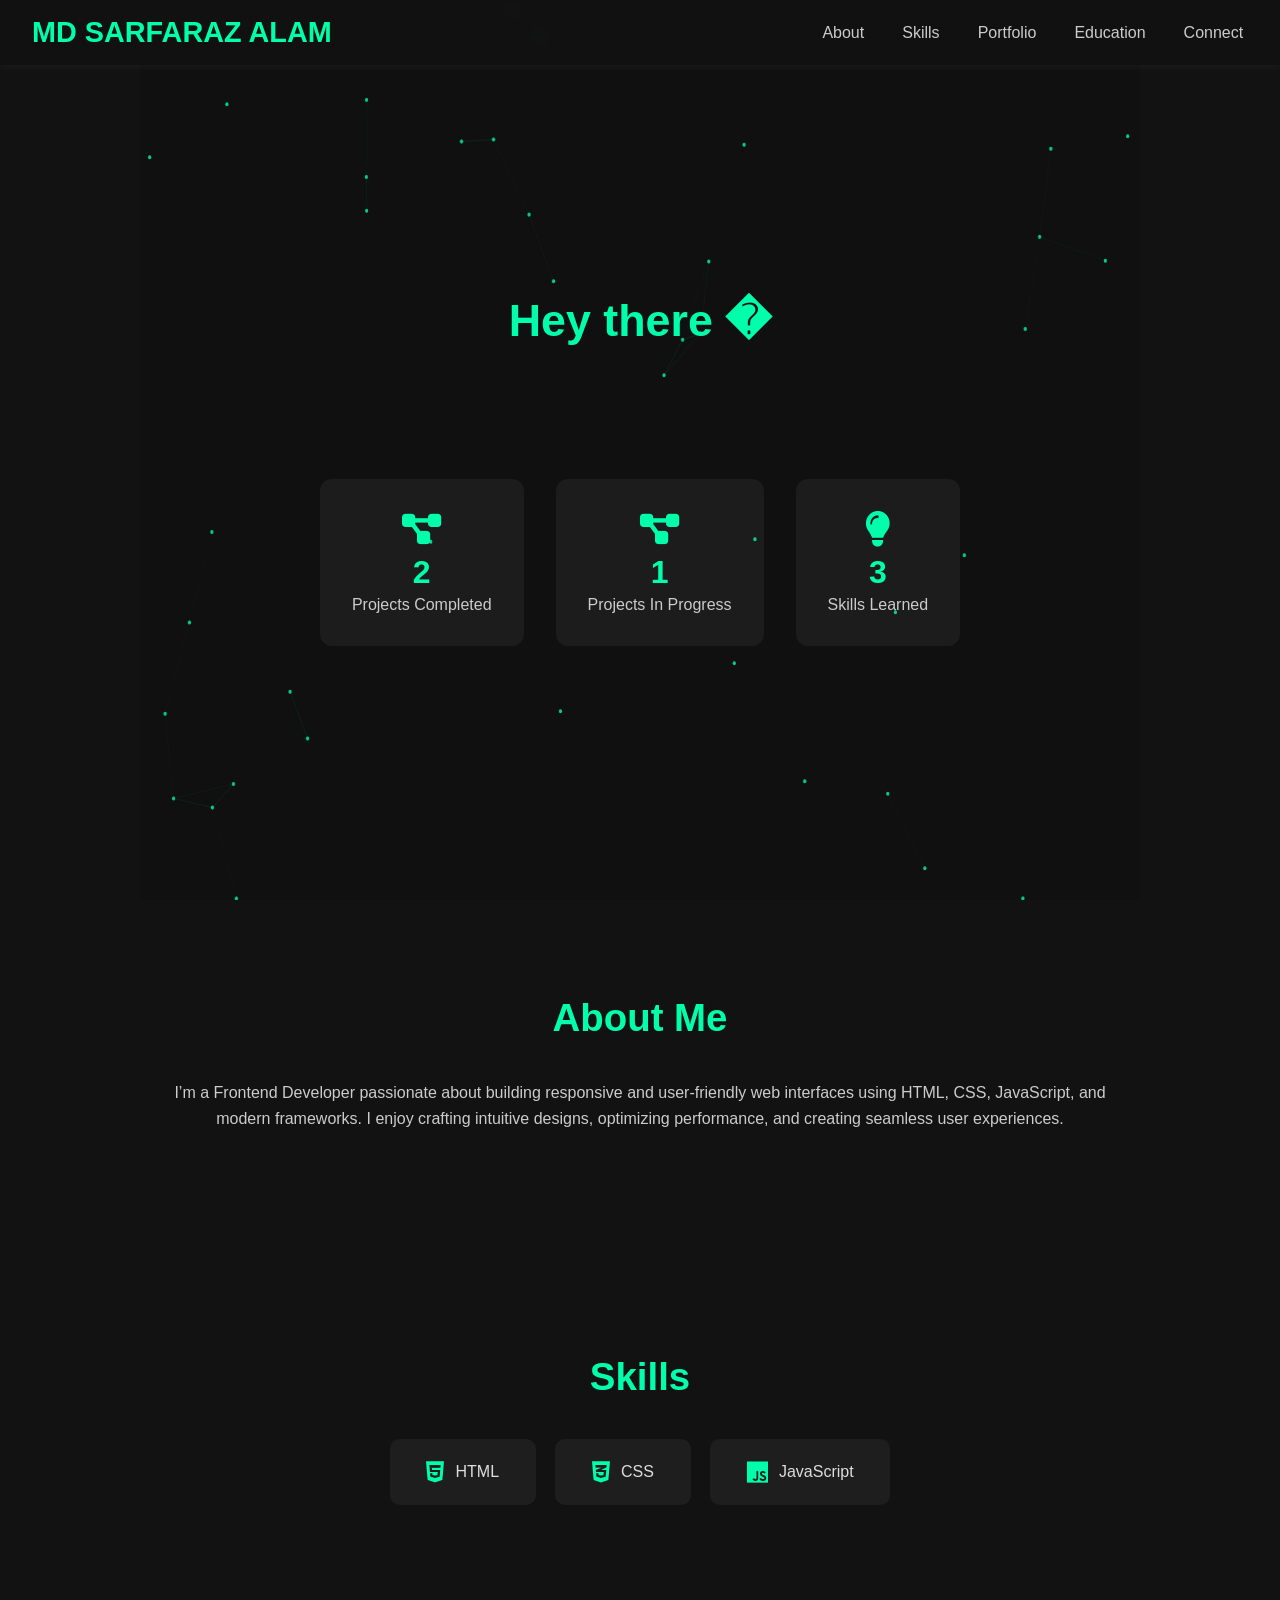
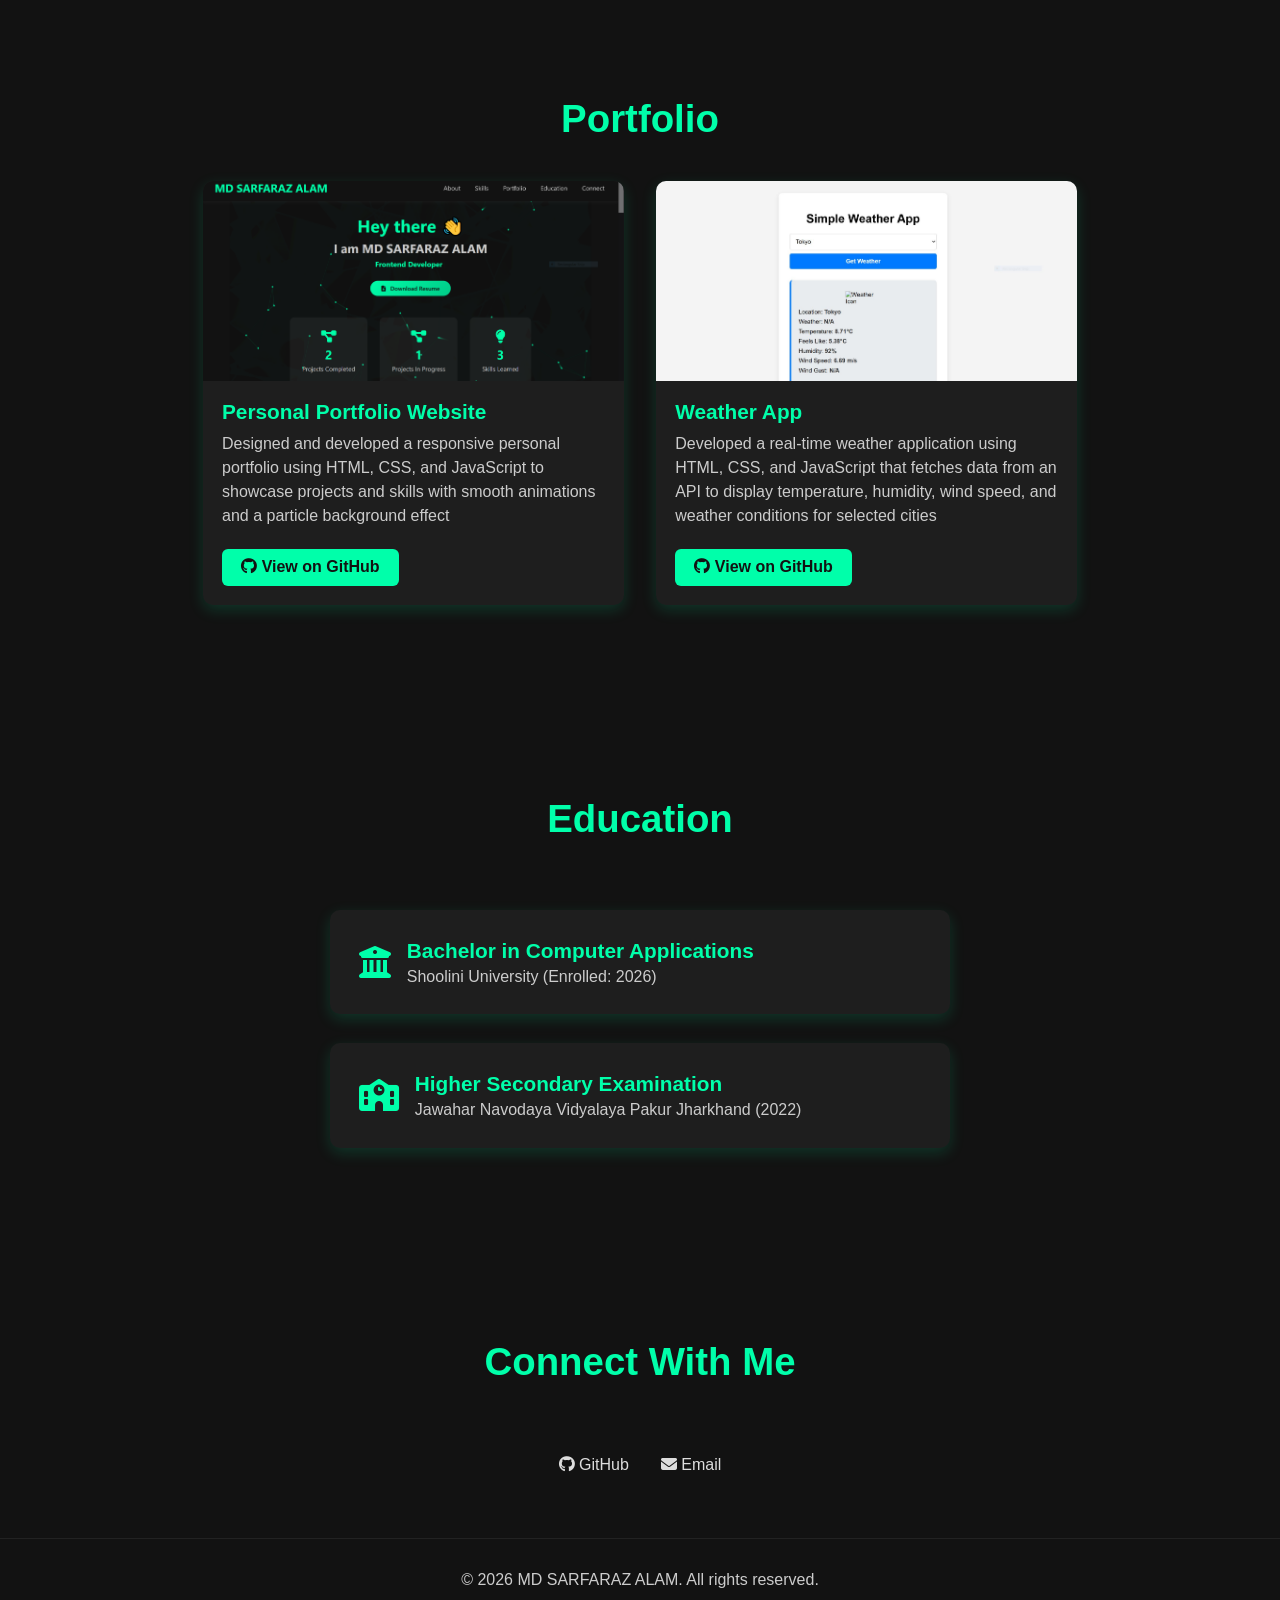
<file: index.html>
<!DOCTYPE html>
<html lang="en">
<head>
  <meta charset="UTF-8">
  <meta name="viewport" content="width=device-width, initial-scale=1.0">
  <title>Frontend Developer Portfolio</title>
  
  <!-- Link to Font Awesome -->
  <link rel="stylesheet" href="https://cdnjs.cloudflare.com/ajax/libs/font-awesome/6.5.0/css/all.min.css">
  
  <!-- Link to External CSS -->
  <link rel="stylesheet" href="style.css">
</head>
<body>

  <!-- Header -->
  <header>
    <h1>MD SARFARAZ ALAM</h1>
    <nav>
      <a href="#about">About</a>
      <a href="#skills">Skills</a>
      <a href="#portfolio">Portfolio</a>
      <a href="#education">Education</a>
      <a href="#contact">Connect</a>
    </nav>
  </header>

  <!-- Hero Section -->
  <section class="hero">
    <canvas id="hero-bg"></canvas>

    <div class="hero-text">
      <h1 id="line1"></h1>
      <h2 id="line2"></h2>
      <h3 id="line3"></h3>
    </div>

    <a href="resume.pdf" download class="resume-btn">
      <span><i class="fas fa-file-download"></i> Download Resume</span>
    </a>

    <div class="stats">
      <div class="stat">
        <i class="fas fa-project-diagram"></i>
        <h3>2</h3>
        <p>Projects Completed</p>
      </div>
      <div class="stat">
        <i class="fas fa-project-diagram"></i>
        <h3>1</h3>
        <p>Projects In Progress</p>
      </div>
      <div class="stat">
        <i class="fas fa-lightbulb"></i>
        <h3>3</h3>
        <p>Skills Learned</p>
      </div>
    </div>
  </section>

  <!-- About Section -->
  <section id="about">
    <h2>About Me</h2>
    <p>I’m a Frontend Developer passionate about building responsive and user-friendly web interfaces using HTML, CSS, JavaScript, and modern frameworks. I enjoy crafting intuitive designs, optimizing performance, and creating seamless user experiences.</p>
  </section>

  <!-- Skills Section -->
  <section id="skills">
    <h2>Skills</h2>
    <div class="skills-container">
      <div class="skill"><i class="fab fa-html5"></i> HTML</div>
      <div class="skill"><i class="fab fa-css3-alt"></i> CSS</div>
      <div class="skill"><i class="fab fa-js"></i> JavaScript</div>
    </div>
  </section>

  <!-- Portfolio Section -->
  <section id="portfolio">
    <h2>Portfolio</h2>
    <div class="projects-container">
      <div class="project">
        <img src="portfolio.PNG" alt="Project 1">
        <div class="project-content">
          <h3>Personal Portfolio Website</h3>
          <p>Designed and developed a responsive personal portfolio using HTML, CSS, and JavaScript to showcase projects and skills with smooth animations and a particle background effect</p>
          <a href="https://sarfarazalamgit.github.io/portfolio/" target="_blank" class="project-btn"><i class="fab fa-github"></i> View on GitHub</a>
        </div>
      </div>

      <div class="project">
        <img src="weather.JPG" alt="Project 2">
        <div class="project-content">
          <h3>Weather App</h3>
          <p>Developed a real-time weather application using HTML, CSS, and JavaScript that fetches data from an API to display temperature, humidity, wind speed, and weather conditions for selected cities</p>
          <a href="https://github.com/sarfarazalamgit/weather-app" target="_blank" class="project-btn"><i class="fab fa-github"></i> View on GitHub</a>
        </div>
      </div>
    </div>
  </section>

  <!-- Education Section -->
  <section id="education">
    <h2>Education</h2>

    <div class="edu-item">
      <i class="fas fa-university fa-2x" style="color:#00ffaa;"></i>
      <div class="edu-text">
        <h3>Bachelor in Computer Applications</h3>
        <p>Shoolini University (Enrolled: 2026)</p>
      </div>
    </div>

    <div class="edu-item">
      <i class="fas fa-school fa-2x" style="color:#00ffaa;"></i>
      <div class="edu-text">
        <h3>Higher Secondary Examination</h3>
        <p>Jawahar Navodaya Vidyalaya Pakur Jharkhand (2022)</p>
      </div>
    </div>
  </section>

  <!-- Contact Section -->
  <section id="contact">
    <h2>Connect With Me</h2>
    <div class="contact-buttons">
      <a href="https://github.com/sarfarazalamgit" target="_blank"><i class="fab fa-github"></i> GitHub</a>
      <a href="mailto:sarfarazalam@tutamail.com"><i class="fas fa-envelope"></i> Email</a>
    </div>
  </section>

  <footer>
    <p>&copy; 2026 MD SARFARAZ ALAM. All rights reserved.</p>
  </footer>

  <!-- Link to External JavaScript -->
  <script src="script.js"></script>

</body>
</html>
</file>
<file: style.css>
/* ===== Global Styles ===== */
* {
  margin: 0;
  padding: 0;
  box-sizing: border-box;
  font-family: 'Segoe UI', sans-serif;
}

body {
  background: #121212;
  color: #ddd;
  scroll-behavior: smooth;
}

a {
  text-decoration: none;
  color: inherit;
}

/* ===== Header ===== */
header {
  position: fixed;
  top: 0;
  width: 100%;
  padding: 1rem 2rem;
  display: flex;
  justify-content: space-between;
  align-items: center;
  background: rgba(18, 18, 18, 0.95);
  backdrop-filter: blur(8px);
  box-shadow: 0 2px 8px rgba(255, 255, 255, 0.05);
  z-index: 1000;
}

header h1 {
  font-size: 1.8rem;
  color: #00ffaa;
  font-weight: 700;
}

nav a {
  margin-left: 1.5rem;
  font-weight: 500;
  color: #ccc;
  padding: 0.3rem;
  transition: 0.3s;
}

nav a.active {
  color: #00ffaa;
  border-bottom: 2px solid #00ffaa;
}

nav a:hover {
  color: #00ffaa;
}

/* ===== Hero Section ===== */
.hero {
  position: relative;
  display: flex;
  flex-direction: column;
  align-items: center;
  justify-content: center;
  text-align: center;
  padding: 6rem 2rem 4rem;
  overflow: hidden;
  color: #00ffaa;
  min-height: 100vh;
}

#hero-bg {
  position: absolute;
  top: 0;
  left: 0;
  width: 100%;
  height: 100%;
  z-index: 0;
}

.hero-text {
  z-index: 1;
}

.hero-text h1, .hero-text h2 {
  margin: 0.5rem 0;
  font-weight: 700;
}

.hero-text h1 {
  font-size: 2.8rem;
}

.hero-text h2 {
  font-size: 2rem;
  color: #ccc;
}

/* ===== Blinking Cursor ===== */
.blink::after {
  content: "|";
  display: inline-block;
  margin-left: 3px;
  animation: blink 1.2s infinite;
}

@keyframes blink {
  0%, 50%, 100% { opacity: 1; }
  25%, 75% { opacity: 0; }
}

/* ===== Resume Button ===== */
.resume-btn {
  display: inline-block;
  margin: 2rem 0 1.5rem 0;
  padding: 0.6rem 1.8rem;
  font-size: 0.95rem;
  font-weight: 600;
  color: #121212;
  background: linear-gradient(135deg, #00ffaa, #00cc88);
  border-radius: 50px;
  text-decoration: none;
  opacity: 0;
  transform: translateY(20px);
  transition: opacity 1s ease, transform 1s ease;
  z-index: 1;
}

.resume-btn.show {
  opacity: 1;
  transform: translateY(0);
}

.resume-btn i {
  margin-right: 0.5rem;
  transition: transform 0.3s;
}

.resume-btn:hover i {
  transform: translateY(3px);
}

.resume-btn:hover {
  box-shadow: 0 6px 18px rgba(0, 255, 170, 0.45);
  background: linear-gradient(135deg, #00cc88, #00ffaa);
}

/* ===== Stats Boxes ===== */
.stats {
  display: flex;
  justify-content: center;
  flex-wrap: wrap;
  gap: 2rem;
  margin-top: 2rem;
  z-index: 1;
}

.stat {
  background: rgba(255, 255, 255, 0.05);
  padding: 2rem;
  border-radius: 12px;
  min-width: 160px;
  text-align: center;
  transition: 0.3s;
}

.stat i {
  font-size: 2.2rem;
  color: #00ffaa;
  margin-bottom: 0.5rem;
  display: block;
}

.stat h3 {
  font-size: 2rem;
  margin-bottom: 0.3rem;
}

.stat p {
  font-size: 1rem;
  color: #ccc;
}

.stat:hover {
  transform: translateY(-5px);
  box-shadow: 0 8px 20px rgba(0, 255, 170, 0.2);
}

/* ===== General Sections ===== */
section {
  padding: 6rem 2rem;
  max-width: 1000px;
  margin: auto;
  width: 100%;
}

section h2 {
  font-size: 2.4rem;
  margin-bottom: 2.5rem;
  text-align: center;
  color: #00ffaa;
}

#about {
  text-align: center;
}

#about p {
  margin-bottom: 2rem;
  line-height: 1.6;
  color: #ccc;
}

/* ===== Skills (Fixed: Container Class) ===== */
.skills-container {
  display: flex;
  flex-wrap: wrap;
  justify-content: center;
  gap: 1.2rem;
  margin-top: 1rem;
}

.skill {
  background: #1e1e1e;
  padding: 1.3rem 2.3rem;
  border-radius: 10px;
  display: flex;
  align-items: center;
  gap: 0.7rem;
  font-weight: 500;
  color: #ddd;
  transition: 0.3s;
  cursor: default;
}

.skill i {
  font-size: 1.5rem;
  color: #00ffaa;
}

.skill:hover {
  transform: translateY(-5px);
  box-shadow: 0 10px 25px rgba(0, 255, 170, 0.25);
}

/* ===== Portfolio ===== */
.portfolio {
  display: flex;
  flex-direction: column;
  gap: 2rem;
  justify-content: center;
}

.projects-container {
  display: flex;
  flex-wrap: wrap;
  gap: 2rem;
  justify-content: center;
}

.project {
  flex: 1 1 45%;
  max-width: 45%;
  background: #1e1e1e;
  border-radius: 10px;
  overflow: hidden;
  box-shadow: 0 5px 15px rgba(0, 255, 170, 0.15);
  transition: 0.3s;
  display: flex;
  flex-direction: column;
}

.project img {
  width: 100%;
  height: 200px;
  object-fit: cover;
  transition: transform 0.4s;
}

.project-content {
  padding: 1.2rem;
}

.project-content h3 {
  color: #00ffaa;
  font-size: 1.3rem;
  margin-bottom: 0.5rem;
}

.project-content p {
  color: #ccc;
  margin-bottom: 0.8rem;
  line-height: 1.5;
}

.project-btn {
  display: inline-block;
  padding: 0.6rem 1.2rem;
  background: #00ffaa;
  color: #121212;
  border-radius: 6px;
  font-weight: 600;
  transition: 0.3s;
  margin-top: 0.5rem;
}

.project-btn:hover {
  background: #00cc88;
  transform: scale(1.05);
}

.project:hover img {
  transform: scale(1.05);
}

.project:hover {
  transform: translateY(-5px);
  box-shadow: 0 12px 35px rgba(0, 255, 170, 0.3);
}

/* ===== Education (Fixed: Centered & Aligned) ===== */
#education {
  display: flex;
  flex-direction: column;
  align-items: center;
  gap: 1.8rem;
}

.edu-item {
  background: #1e1e1e;
  padding: 1.8rem;
  border-radius: 10px;
  width: 100%;
  max-width: 620px;
  display: flex;
  align-items: center;
  gap: 1rem;
  box-shadow: 0 5px 15px rgba(0, 255, 170, 0.15);
  margin: 0 auto; /* Centers the card horizontally */
}

.edu-item i {
  color: #00ffaa;
  flex-shrink: 0;
}

.edu-text {
  display: flex;
  flex-direction: column;
  text-align: left;
}

.edu-text h3 {
  color: #00ffaa;
  margin-bottom: 0.3rem;
  font-size: 1.3rem;
}

.edu-text p {
  color: #ccc;
  font-size: 1rem;
}

/* ===== Contact (Fixed: Side-by-Side Buttons) ===== */
#contact {
  text-align: center;
  display: flex;
  flex-direction: column;
  align-items: center;
  gap: 2rem;
  padding-bottom: 4rem;
}

.contact-buttons {
  display: flex;
  flex-direction: row;
  justify-content: center;
  align-items: center;
  gap: 2rem;
  flex-wrap: wrap;
}

.contact a {
  display: inline-flex;
  align-items: center;
  justify-content: center;
  gap: 0.6rem;
  padding: 1rem 2rem;
  border-radius: 8px;
  background: #00ffaa;
  color: #121212;
  font-weight: 600;
  transition: all 0.3s ease;
  font-size: 1.1rem;
  text-decoration: none;
  box-shadow: 0 4px 10px rgba(0, 255, 170, 0.2);
}

.contact a:hover {
  background: #00cc88;
  transform: translateY(-3px);
  box-shadow: 0 6px 15px rgba(0, 255, 170, 0.4);
}

/* ===== Footer ===== */
footer {
  text-align: center;
  padding: 2rem;
  background: #121212;
  color: #ccc;
  border-top: 1px solid #222;
  width: 100%;
}

/* ===== Responsive ===== */
@media(max-width: 768px) {
  .project {
    flex: 1 1 100%;
    max-width: 100%;
  }
  
  .skill {
    padding: 1rem 1.8rem;
  }
  
  .edu-item {
    flex-direction: column;
    align-items: center;
    text-align: center;
  }
  
  .edu-text {
    text-align: center;
  }
  
  header {
    flex-direction: column;
    gap: 1rem;
  }
  
  nav a {
    margin: 0 0.5rem;
  }
  
  /* Stack buttons on very small screens */
  .contact-buttons {
    flex-direction: column;
    gap: 1rem;
    width: 100%;
  }
  
  .contact a {
    width: 100%;
  }
}
</file>
